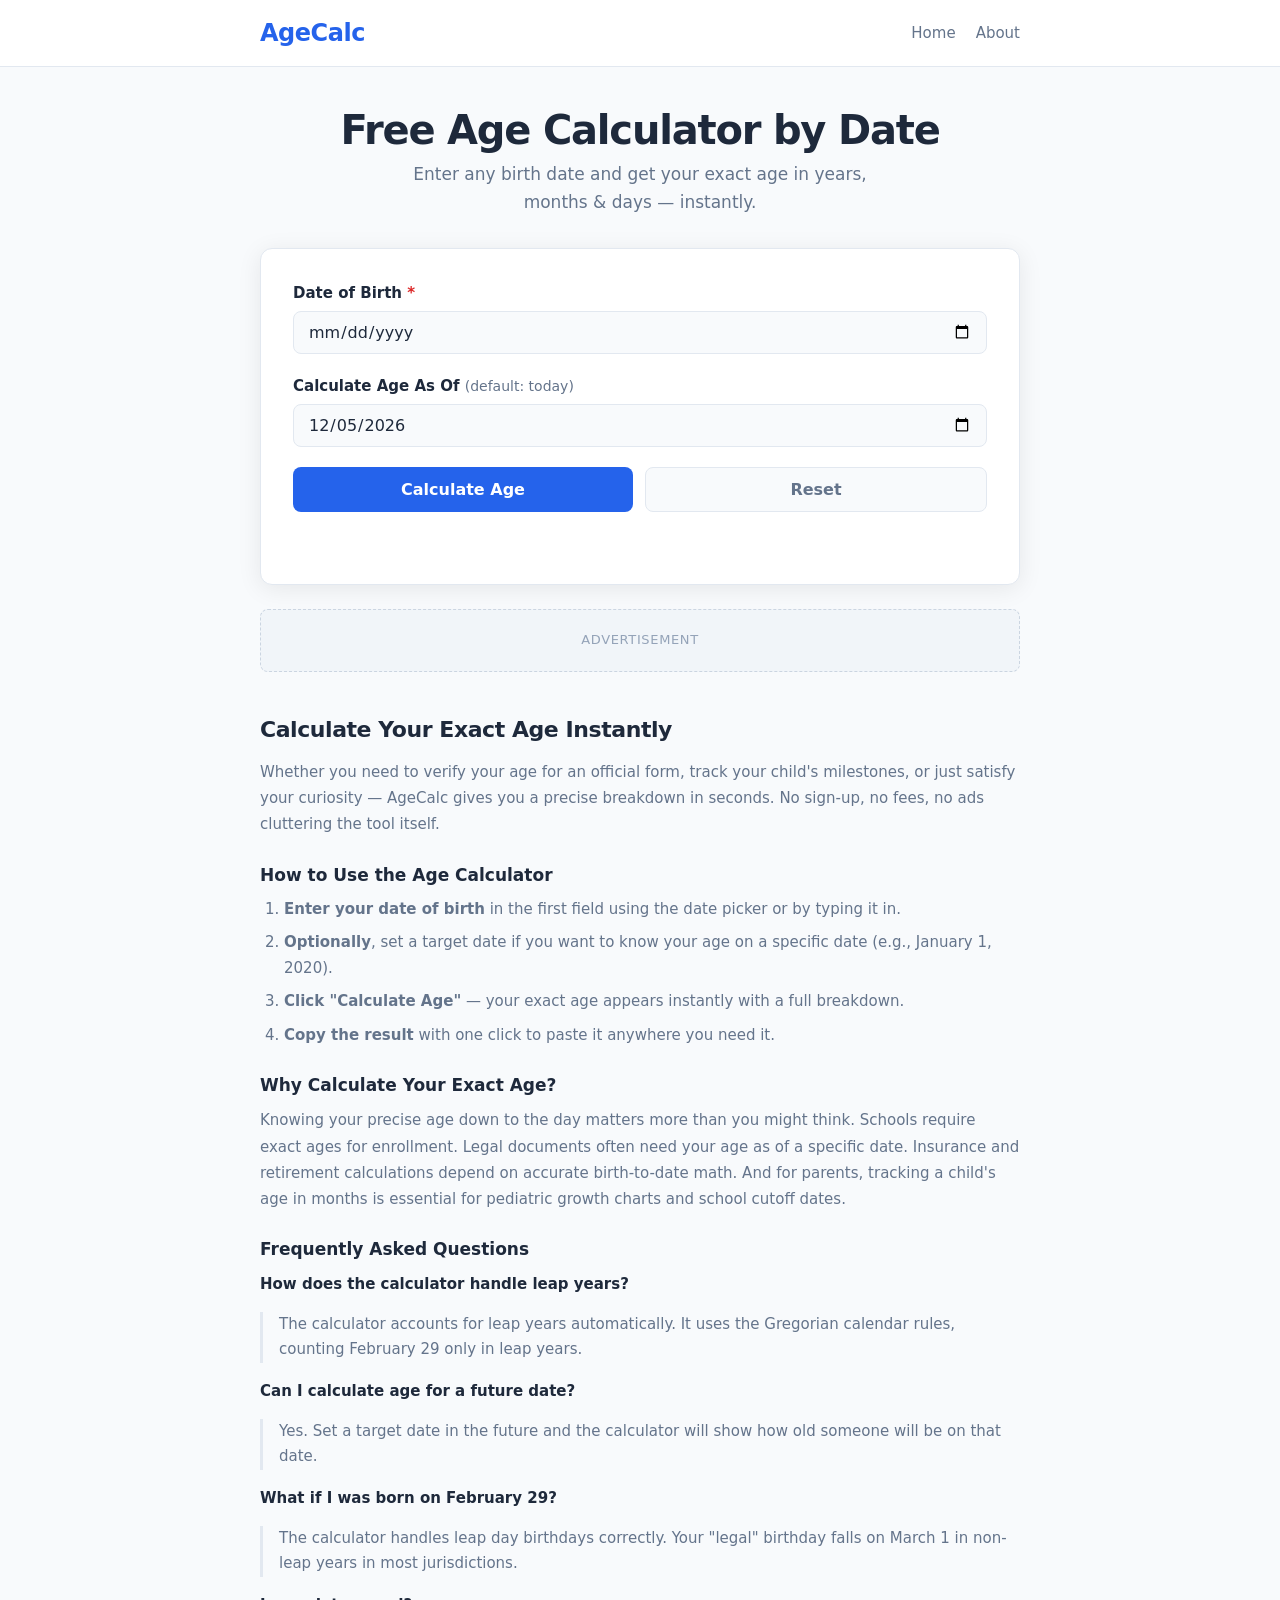
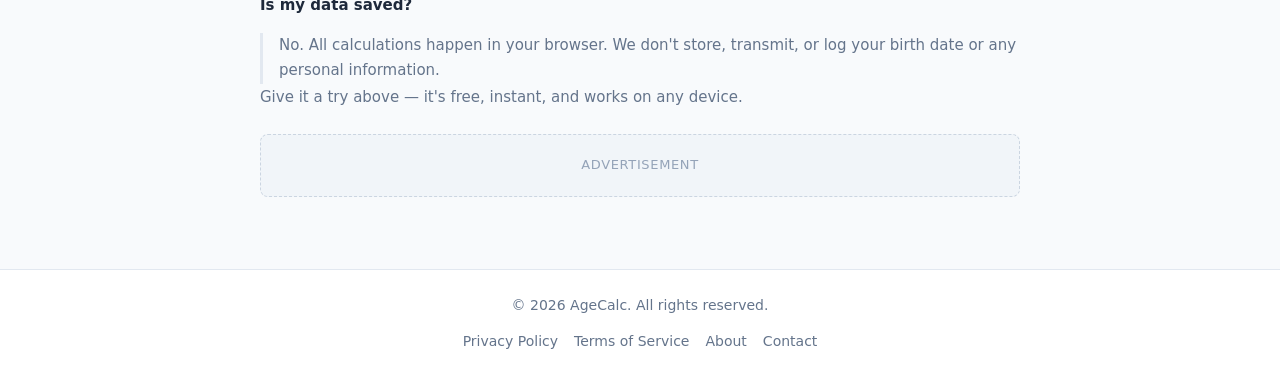
<file: index.html>
<!DOCTYPE html>
<html lang="en">
<head>
  <meta charset="UTF-8">
  <meta name="viewport" content="width=device-width, initial-scale=1.0">
  <title>Age Calculator by Date - Find Your Exact Age in Years, Months, Days | AgeCalc</title>
  <meta name="description" content="Free instant age calculator. Enter any birth date to calculate exact age in years, months, and days as of today or any target date. Simple, accurate, and fast.">
  <meta name="keywords" content="age calculator, age calculator by date, how old am I, birth date calculator, exact age">
  <meta property="og:title" content="Age Calculator by Date - Free & Instant | AgeCalc">
  <meta property="og:description" content="Calculate your exact age in years, months, and days instantly.">
  <meta property="og:type" content="website">
  <link rel="canonical" href="https://agecalc.example.com/">
  <link rel="stylesheet" href="style.css">
  <script type="application/ld+json">
  {
    "@context": "https://schema.org",
    "@type": "WebApplication",
    "name": "AgeCalc - Age Calculator by Date",
    "description": "Free instant age calculator. Calculate your exact age in years, months, and days.",
    "url": "https://agecalc.example.com/",
    "applicationCategory": "UtilityApplication",
    "operatingSystem": "Web Browser",
    "offers": { "@type": "Offer", "price": "0", "priceCurrency": "USD" }
  }
  </script>
</head>
<body>

<!-- AD_SLOT_HEADER -->

<header>
  <div class="container header-inner">
    <a href="/" class="logo">AgeCalc</a>
    <nav>
      <a href="/">Home</a>
      <a href="about.html">About</a>
    </nav>
  </div>
</header>

<main>
  <div class="container">

    <!-- Hero -->
    <section class="hero">
      <h1>Free Age Calculator by Date</h1>
      <p class="subtitle">Enter any birth date and get your exact age in years, months &amp; days — instantly.</p>
    </section>

    <!-- Calculator -->
    <section class="calculator-wrap" aria-label="Age Calculator">
      <div class="calculator-card">
        <form id="calcForm" novalidate>

          <div class="field-group">
            <label for="birthDate">Date of Birth <span class="required">*</span></label>
            <input type="date" id="birthDate" name="birthDate" required aria-required="true">
          </div>

          <div class="field-group">
            <label for="targetDate">Calculate Age As Of <span class="optional">(default: today)</span></label>
            <input type="date" id="targetDate" name="targetDate">
          </div>

          <div class="btn-row">
            <button type="submit" class="btn-primary">Calculate Age</button>
            <button type="reset" class="btn-secondary">Reset</button>
          </div>

          <p class="error-msg" id="errorMsg" role="alert" aria-live="polite"></p>
        </form>

        <!-- Results -->
        <div class="results hidden" id="results" aria-live="polite">
          <div class="results-badge" id="resultsBadge" aria-label="Calculated age"></div>
          <div class="results-breakdown" id="resultsBreakdown"></div>
          <button class="btn-copy" id="copyBtn" type="button">
            <svg width="16" height="16" viewBox="0 0 24 24" fill="none" stroke="currentColor" stroke-width="2" aria-hidden="true"><rect x="9" y="9" width="13" height="13" rx="2" ry="2"></rect><path d="M5 15H4a2 2 0 0 1-2-2V4a2 2 0 0 1 2-2h9a2 2 0 0 1 2 2v1"></path></svg>
            Copy Result
          </button>
          <p class="copy-confirm" id="copyConfirm" role="status">Copied!</p>
        </div>
      </div>
    </section>

    <!-- Ad inline -->
    <div class="ad-inline" aria-label="Advertisement">
      <!-- AD_SLOT_SIDEBAR -->
      <div class="ad-placeholder">Advertisement</div>
    </div>

    <!-- How to use -->
    <section class="info-section">
      <h2>Calculate Your Exact Age Instantly</h2>
      <p>Whether you need to verify your age for an official form, track your child's milestones, or just satisfy your curiosity — AgeCalc gives you a precise breakdown in seconds. No sign-up, no fees, no ads cluttering the tool itself.</p>

      <h3>How to Use the Age Calculator</h3>
      <ol class="how-to-list">
        <li><strong>Enter your date of birth</strong> in the first field using the date picker or by typing it in.</li>
        <li><strong>Optionally</strong>, set a target date if you want to know your age on a specific date (e.g., January 1, 2020).</li>
        <li><strong>Click "Calculate Age"</strong> — your exact age appears instantly with a full breakdown.</li>
        <li><strong>Copy the result</strong> with one click to paste it anywhere you need it.</li>
      </ol>

      <h3>Why Calculate Your Exact Age?</h3>
      <p>Knowing your precise age down to the day matters more than you might think. Schools require exact ages for enrollment. Legal documents often need your age as of a specific date. Insurance and retirement calculations depend on accurate birth-to-date math. And for parents, tracking a child's age in months is essential for pediatric growth charts and school cutoff dates.</p>

      <h3>Frequently Asked Questions</h3>
      <dl class="faq">
        <dt>How does the calculator handle leap years?</dt>
        <dd>The calculator accounts for leap years automatically. It uses the Gregorian calendar rules, counting February 29 only in leap years.</dd>

        <dt>Can I calculate age for a future date?</dt>
        <dd>Yes. Set a target date in the future and the calculator will show how old someone will be on that date.</dd>

        <dt>What if I was born on February 29?</dt>
        <dd>The calculator handles leap day birthdays correctly. Your "legal" birthday falls on March 1 in non-leap years in most jurisdictions.</dd>

        <dt>Is my data saved?</dt>
        <dd>No. All calculations happen in your browser. We don't store, transmit, or log your birth date or any personal information.</dd>
      </dl>

      <p>Give it a try above — it's free, instant, and works on any device.</p>
    </section>

    <!-- Ad footer -->
    <div class="ad-footer" aria-label="Advertisement">
      <!-- AD_SLOT_FOOTER -->
      <div class="ad-placeholder">Advertisement</div>
    </div>

  </div>
</main>

<footer>
  <div class="container footer-inner">
    <p>&copy; 2026 AgeCalc. All rights reserved.</p>
    <nav>
      <a href="privacy.html">Privacy Policy</a>
      <a href="terms.html">Terms of Service</a>
      <a href="about.html">About</a>
      <a href="contact.html">Contact</a>
    </nav>
  </div>
</footer>

<script src="script.js"></script>
</body>
</html>
</file>
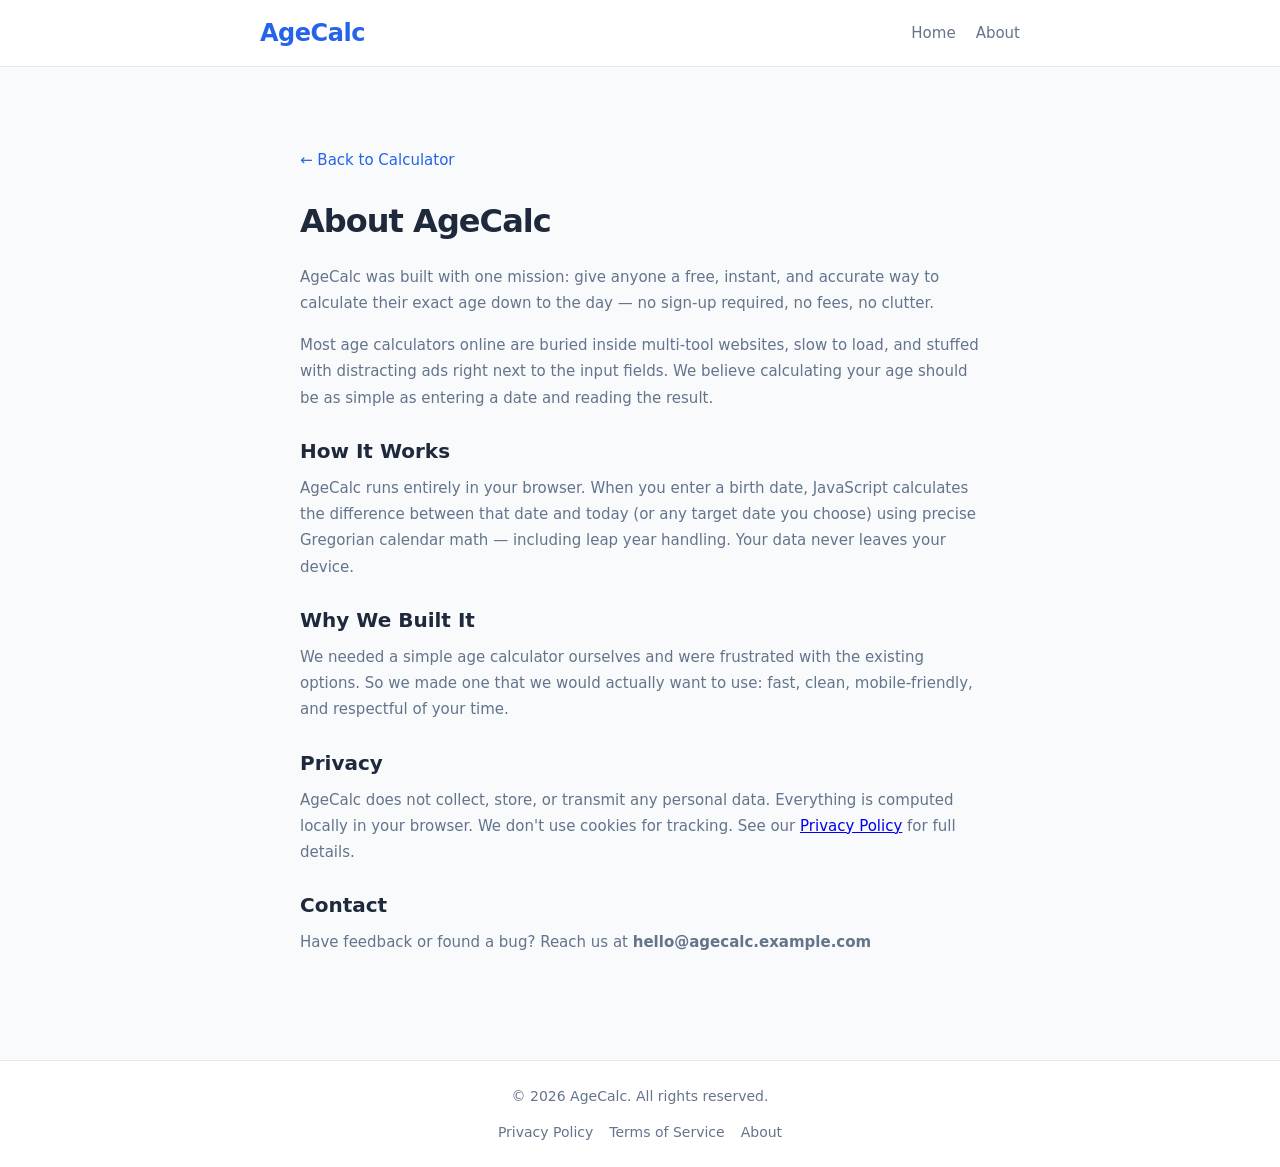
<file: about.html>
<!DOCTYPE html>
<html lang="en">
<head>
  <meta charset="UTF-8">
  <meta name="viewport" content="width=device-width, initial-scale=1.0">
  <title>About AgeCalc | Free Age Calculator</title>
  <meta name="description" content="Learn about AgeCalc — a free, instant age calculator that tells your exact age in years, months, and days.">
  <link rel="stylesheet" href="style.css">
  <style>
    .page-wrap { max-width: 720px; margin: 0 auto; padding: 2.5rem 1.25rem; }
    .page-wrap h1 { font-size: 2rem; font-weight: 800; margin-bottom: 1rem; color: var(--text); letter-spacing: -0.03em; }
    .page-wrap p { color: var(--text-muted); margin-bottom: 1rem; line-height: 1.75; font-size: 0.9375rem; }
    .page-wrap h2 { font-size: 1.25rem; font-weight: 700; margin: 1.5rem 0 0.5rem; color: var(--text); }
    .back-link { display: inline-flex; align-items: center; gap: 0.375rem; color: var(--primary); text-decoration: none; font-weight: 500; margin-bottom: 1.5rem; font-size: 0.9375rem; }
    .back-link:hover { text-decoration: underline; }
  </style>
</head>
<body>
<header>
  <div class="container header-inner">
    <a href="/" class="logo">AgeCalc</a>
    <nav>
      <a href="/">Home</a>
      <a href="about.html">About</a>
    </nav>
  </div>
</header>
<main>
  <div class="page-wrap">
    <a href="/" class="back-link">&#8592; Back to Calculator</a>
    <h1>About AgeCalc</h1>
    <p>AgeCalc was built with one mission: give anyone a free, instant, and accurate way to calculate their exact age down to the day — no sign-up required, no fees, no clutter.</p>
    <p>Most age calculators online are buried inside multi-tool websites, slow to load, and stuffed with distracting ads right next to the input fields. We believe calculating your age should be as simple as entering a date and reading the result.</p>
    <h2>How It Works</h2>
    <p>AgeCalc runs entirely in your browser. When you enter a birth date, JavaScript calculates the difference between that date and today (or any target date you choose) using precise Gregorian calendar math — including leap year handling. Your data never leaves your device.</p>
    <h2>Why We Built It</h2>
    <p>We needed a simple age calculator ourselves and were frustrated with the existing options. So we made one that we would actually want to use: fast, clean, mobile-friendly, and respectful of your time.</p>
    <h2>Privacy</h2>
    <p>AgeCalc does not collect, store, or transmit any personal data. Everything is computed locally in your browser. We don't use cookies for tracking. See our <a href="privacy.html">Privacy Policy</a> for full details.</p>
    <h2>Contact</h2>
    <p>Have feedback or found a bug? Reach us at <strong>hello@agecalc.example.com</strong></p>
  </div>
</main>
<footer>
  <div class="container footer-inner">
    <p>&copy; 2026 AgeCalc. All rights reserved.</p>
    <nav>
      <a href="privacy.html">Privacy Policy</a>
      <a href="terms.html">Terms of Service</a>
      <a href="about.html">About</a>
    </nav>
  </div>
</footer>
</body>
</html>
</file>
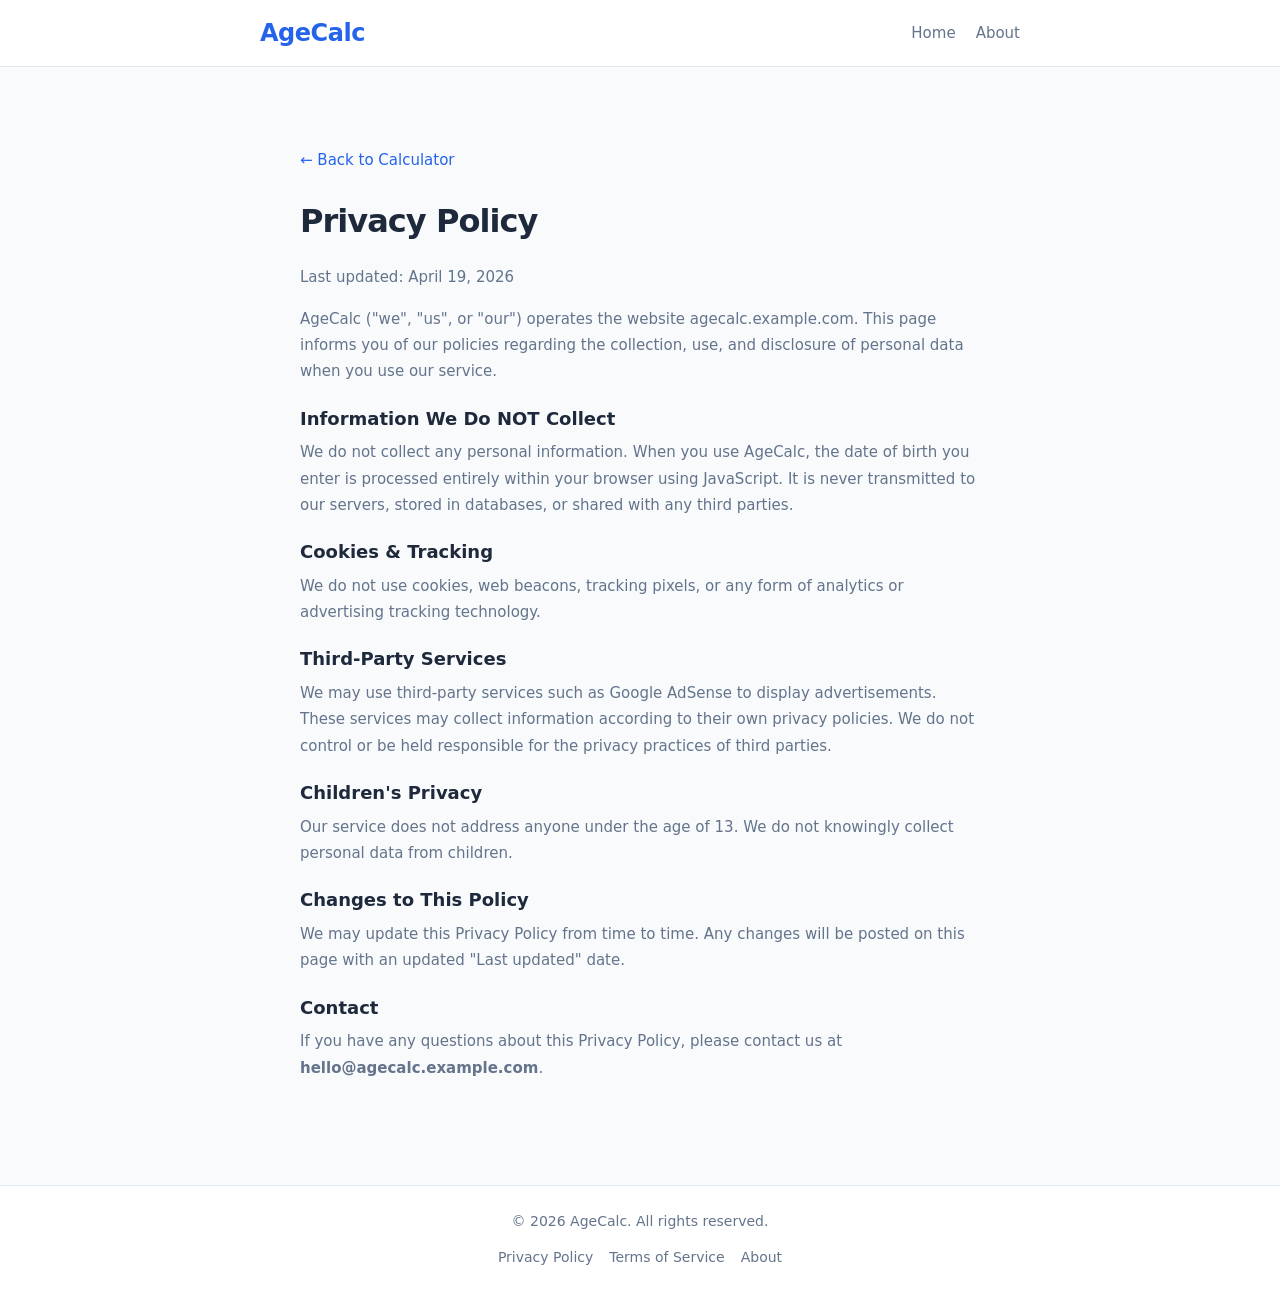
<file: privacy.html>
<!DOCTYPE html>
<html lang="en">
<head>
  <meta charset="UTF-8">
  <meta name="viewport" content="width=device-width, initial-scale=1.0">
  <title>Privacy Policy | AgeCalc</title>
  <link rel="stylesheet" href="style.css">
  <style>
    .page-wrap { max-width: 720px; margin: 0 auto; padding: 2.5rem 1.25rem; }
    .page-wrap h1 { font-size: 2rem; font-weight: 800; margin-bottom: 1rem; color: var(--text); letter-spacing: -0.03em; }
    .page-wrap p { color: var(--text-muted); margin-bottom: 1rem; line-height: 1.75; font-size: 0.9375rem; }
    .page-wrap h2 { font-size: 1.125rem; font-weight: 700; margin: 1.25rem 0 0.375rem; color: var(--text); }
    .back-link { display: inline-flex; align-items: center; gap: 0.375rem; color: var(--primary); text-decoration: none; font-weight: 500; margin-bottom: 1.5rem; font-size: 0.9375rem; }
    .back-link:hover { text-decoration: underline; }
    .last-updated { font-size: 0.8125rem; color: var(--text-muted); margin-bottom: 1.5rem; }
  </style>
</head>
<body>
<header>
  <div class="container header-inner">
    <a href="/" class="logo">AgeCalc</a>
    <nav><a href="/">Home</a><a href="about.html">About</a></nav>
  </div>
</header>
<main>
  <div class="page-wrap">
    <a href="/" class="back-link">&#8592; Back to Calculator</a>
    <h1>Privacy Policy</h1>
    <p class="last-updated">Last updated: April 19, 2026</p>
    <p>AgeCalc ("we", "us", or "our") operates the website agecalc.example.com. This page informs you of our policies regarding the collection, use, and disclosure of personal data when you use our service.</p>
    <h2>Information We Do NOT Collect</h2>
    <p>We do not collect any personal information. When you use AgeCalc, the date of birth you enter is processed entirely within your browser using JavaScript. It is never transmitted to our servers, stored in databases, or shared with any third parties.</p>
    <h2>Cookies & Tracking</h2>
    <p>We do not use cookies, web beacons, tracking pixels, or any form of analytics or advertising tracking technology.</p>
    <h2>Third-Party Services</h2>
    <p>We may use third-party services such as Google AdSense to display advertisements. These services may collect information according to their own privacy policies. We do not control or be held responsible for the privacy practices of third parties.</p>
    <h2>Children's Privacy</h2>
    <p>Our service does not address anyone under the age of 13. We do not knowingly collect personal data from children.</p>
    <h2>Changes to This Policy</h2>
    <p>We may update this Privacy Policy from time to time. Any changes will be posted on this page with an updated "Last updated" date.</p>
    <h2>Contact</h2>
    <p>If you have any questions about this Privacy Policy, please contact us at <strong>hello@agecalc.example.com</strong>.</p>
  </div>
</main>
<footer>
  <div class="container footer-inner">
    <p>&copy; 2026 AgeCalc. All rights reserved.</p>
    <nav><a href="privacy.html">Privacy Policy</a><a href="terms.html">Terms of Service</a><a href="about.html">About</a></nav>
  </div>
</footer>
</body>
</html>
</file>
<file: style.css>
/* =============================================
   AgeCalc - Stylesheet
   ============================================= */

/* ---- Reset & Base ---- */
*, *::before, *::after { box-sizing: border-box; margin: 0; padding: 0; }

:root {
  --primary: #2563eb;
  --primary-dark: #1d4ed8;
  --primary-light: #eff6ff;
  --accent: #f59e0b;
  --bg: #f8fafc;
  --card: #ffffff;
  --text: #1e293b;
  --text-muted: #64748b;
  --border: #e2e8f0;
  --radius: 12px;
  --shadow: 0 4px 24px rgba(0,0,0,0.08);
  --shadow-lg: 0 8px 40px rgba(0,0,0,0.12);
  --font: system-ui, -apple-system, BlinkMacSystemFont, 'Segoe UI', sans-serif;
  --max-w: 800px;
}

html { scroll-behavior: smooth; }

body {
  font-family: var(--font);
  background: var(--bg);
  color: var(--text);
  line-height: 1.6;
  min-height: 100vh;
  display: flex;
  flex-direction: column;
}

/* ---- Layout ---- */
.container {
  width: 100%;
  max-width: var(--max-w);
  margin: 0 auto;
  padding: 0 1.25rem;
}

/* ---- Header ---- */
header {
  background: var(--card);
  border-bottom: 1px solid var(--border);
  padding: 0.875rem 0;
  position: sticky;
  top: 0;
  z-index: 10;
}

.header-inner {
  display: flex;
  align-items: center;
  justify-content: space-between;
}

.logo {
  font-size: 1.5rem;
  font-weight: 800;
  color: var(--primary);
  text-decoration: none;
  letter-spacing: -0.02em;
}

nav { display: flex; gap: 1.25rem; }

nav a {
  color: var(--text-muted);
  text-decoration: none;
  font-size: 0.9375rem;
  font-weight: 500;
  transition: color 0.15s;
}

nav a:hover { color: var(--primary); }

/* ---- Main ---- */
main { flex: 1; padding: 2.5rem 0 3rem; }

/* ---- Hero ---- */
.hero { text-align: center; margin-bottom: 2rem; }

.hero h1 {
  font-size: clamp(1.75rem, 5vw, 2.5rem);
  font-weight: 800;
  color: var(--text);
  letter-spacing: -0.03em;
  line-height: 1.15;
  margin-bottom: 0.5rem;
}

.subtitle {
  font-size: 1.0625rem;
  color: var(--text-muted);
  max-width: 520px;
  margin: 0 auto;
}

/* ---- Calculator Card ---- */
.calculator-wrap { margin-bottom: 1.5rem; }

.calculator-card {
  background: var(--card);
  border: 1px solid var(--border);
  border-radius: var(--radius);
  padding: 2rem;
  box-shadow: var(--shadow);
}

form { display: flex; flex-direction: column; gap: 1.25rem; }

.field-group { display: flex; flex-direction: column; gap: 0.375rem; }

label {
  font-size: 0.9375rem;
  font-weight: 600;
  color: var(--text);
}

.optional { font-weight: 400; color: var(--text-muted); font-size: 0.875rem; }

.required { color: #dc2626; }

input[type="date"] {
  width: 100%;
  padding: 0.625rem 0.875rem;
  border: 1.5px solid var(--border);
  border-radius: 8px;
  font-size: 1rem;
  font-family: inherit;
  color: var(--text);
  background: var(--bg);
  transition: border-color 0.15s, box-shadow 0.15s;
  cursor: pointer;
  appearance: none;
  -webkit-appearance: none;
}

input[type="date"]:focus {
  outline: none;
  border-color: var(--primary);
  box-shadow: 0 0 0 3px rgba(37, 99, 235, 0.12);
}

.btn-row { display: flex; gap: 0.75rem; flex-wrap: wrap; }

.btn-primary, .btn-secondary {
  flex: 1;
  padding: 0.75rem 1.25rem;
  border: none;
  border-radius: 8px;
  font-size: 1rem;
  font-weight: 600;
  cursor: pointer;
  transition: all 0.15s;
  font-family: inherit;
  min-width: 120px;
}

.btn-primary {
  background: var(--primary);
  color: #fff;
}

.btn-primary:hover { background: var(--primary-dark); transform: translateY(-1px); }
.btn-primary:active { transform: translateY(0); }

.btn-secondary {
  background: var(--bg);
  color: var(--text-muted);
  border: 1.5px solid var(--border);
}

.btn-secondary:hover { background: var(--border); color: var(--text); }

.error-msg {
  color: #dc2626;
  font-size: 0.875rem;
  min-height: 1.25rem;
  font-weight: 500;
}

/* ---- Results ---- */
.results {
  margin-top: 1.5rem;
  padding: 1.5rem;
  background: var(--primary-light);
  border: 1.5px solid #bfdbfe;
  border-radius: var(--radius);
  text-align: center;
  animation: fadeSlide 0.3s ease;
}

@keyframes fadeSlide {
  from { opacity: 0; transform: translateY(8px); }
  to   { opacity: 1; transform: translateY(0); }
}

.hidden { display: none !important; }

.results-badge {
  font-size: clamp(1.5rem, 5vw, 2.25rem);
  font-weight: 800;
  color: var(--primary);
  line-height: 1.2;
  letter-spacing: -0.02em;
  margin-bottom: 0.75rem;
}

.results-breakdown {
  font-size: 0.9375rem;
  color: var(--text-muted);
  margin-bottom: 1rem;
  line-height: 1.8;
}

.btn-copy {
  display: inline-flex;
  align-items: center;
  gap: 0.5rem;
  padding: 0.5rem 1.25rem;
  background: var(--primary);
  color: #fff;
  border: none;
  border-radius: 8px;
  font-size: 0.9375rem;
  font-weight: 600;
  cursor: pointer;
  transition: background 0.15s, transform 0.1s;
  font-family: inherit;
}

.btn-copy:hover { background: var(--primary-dark); transform: translateY(-1px); }
.btn-copy:active { transform: translateY(0); }

.copy-confirm {
  color: #16a34a;
  font-size: 0.875rem;
  font-weight: 600;
  margin-top: 0.5rem;
  min-height: 1.25rem;
  transition: opacity 0.3s;
}

/* ---- Ads ---- */
.ad-inline, .ad-footer { margin: 1.5rem 0; }

.ad-placeholder {
  background: #f1f5f9;
  border: 1px dashed #cbd5e1;
  border-radius: 8px;
  padding: 1.25rem;
  text-align: center;
  color: #94a3b8;
  font-size: 0.8125rem;
  letter-spacing: 0.05em;
  text-transform: uppercase;
}

/* ---- Info Section ---- */
.info-section { margin-top: 2.5rem; }

.info-section h2 {
  font-size: 1.375rem;
  font-weight: 700;
  color: var(--text);
  margin-bottom: 0.75rem;
  letter-spacing: -0.02em;
}

.info-section h3 {
  font-size: 1.0625rem;
  font-weight: 600;
  color: var(--text);
  margin: 1.5rem 0 0.5rem;
}

.info-section p {
  color: var(--text-muted);
  margin-bottom: 1rem;
  font-size: 0.9375rem;
  line-height: 1.75;
}

.how-to-list {
  padding-left: 1.5rem;
  margin-bottom: 1rem;
  display: flex;
  flex-direction: column;
  gap: 0.5rem;
}

.how-to-list li { color: var(--text-muted); font-size: 0.9375rem; line-height: 1.7; }

.faq { display: flex; flex-direction: column; gap: 1rem; }

.faq dt {
  font-weight: 600;
  color: var(--text);
  font-size: 0.9375rem;
}

.faq dd {
  color: var(--text-muted);
  font-size: 0.9375rem;
  line-height: 1.7;
  padding-left: 1rem;
  border-left: 3px solid var(--border);
}

/* ---- Footer ---- */
footer {
  background: var(--card);
  border-top: 1px solid var(--border);
  padding: 1.5rem 0;
  margin-top: auto;
}

.footer-inner {
  display: flex;
  flex-direction: column;
  align-items: center;
  gap: 0.875rem;
  text-align: center;
}

footer p { color: var(--text-muted); font-size: 0.875rem; }

.footer-inner nav { flex-wrap: wrap; justify-content: center; gap: 1rem; }

.footer-inner nav a { font-size: 0.875rem; }

/* ---- Responsive ---- */
@media (max-width: 600px) {
  .calculator-card { padding: 1.25rem; }
  .btn-row { flex-direction: column; }
  .btn-primary, .btn-secondary { min-width: unset; }
  .results-badge { font-size: 1.5rem; }
}
</file>
